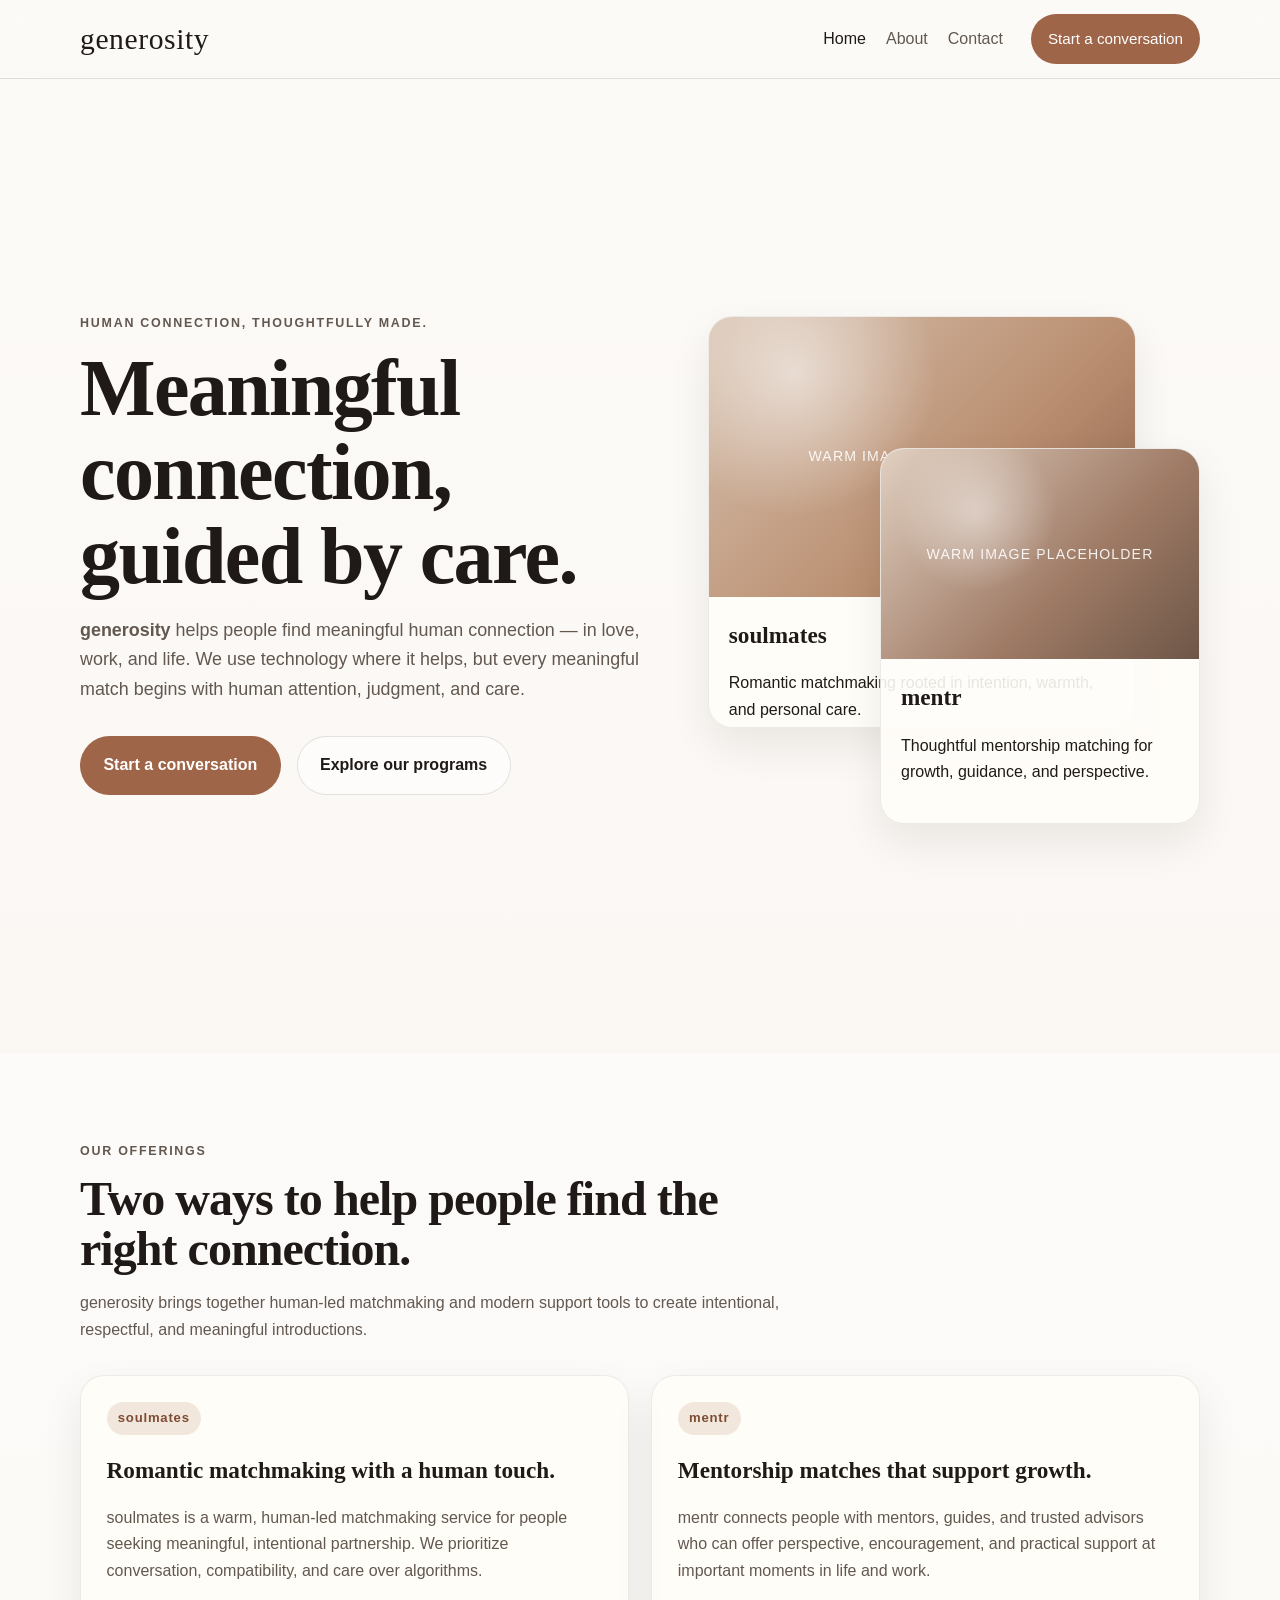
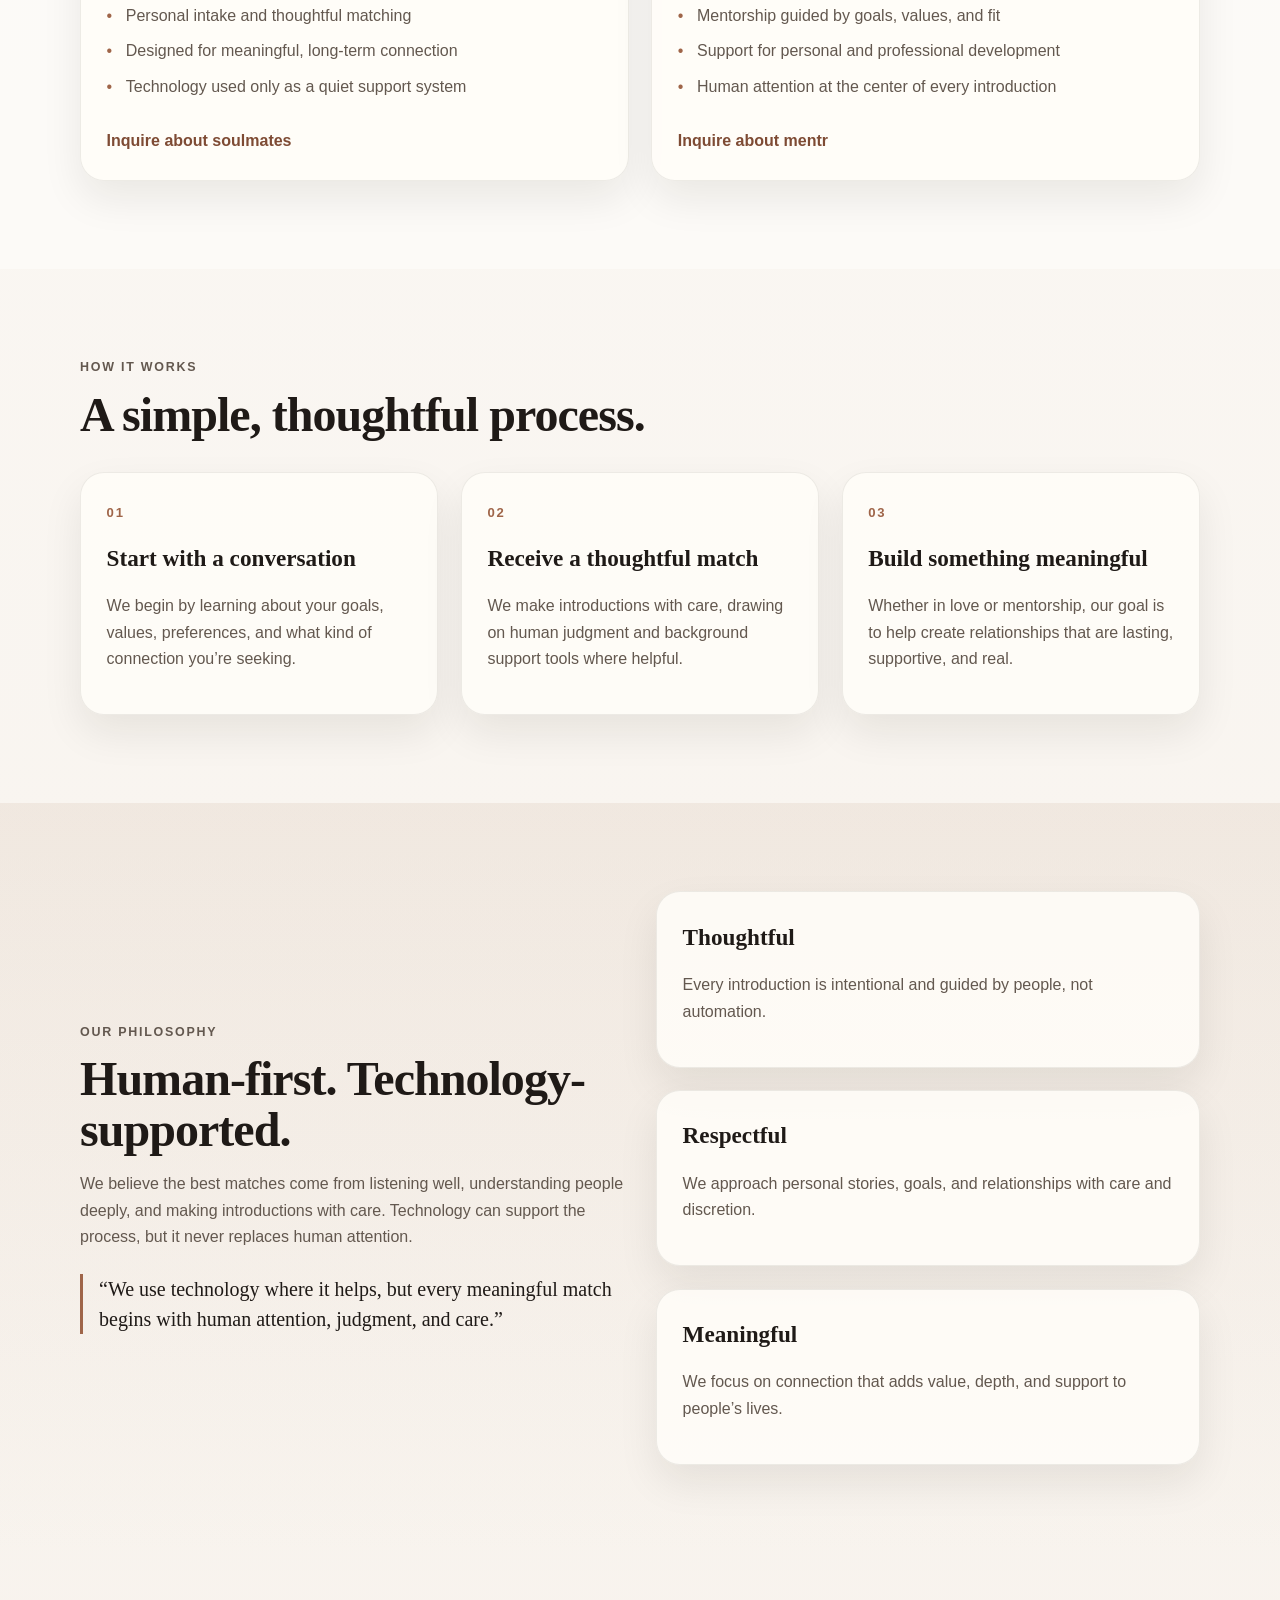
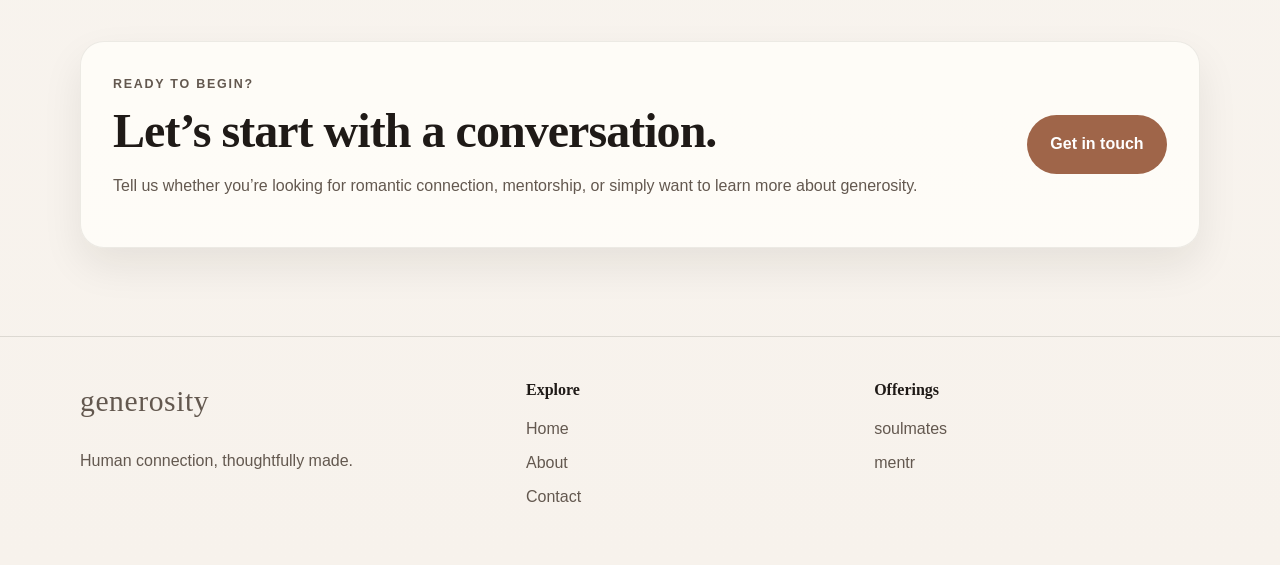
<file: index.html>
<!DOCTYPE html>
<html lang="en">
<head>
  <meta charset="UTF-8" />
  <meta name="viewport" content="width=device-width, initial-scale=1.0" />
  <meta name="description" content="generosity is a nonprofit helping people find meaningful human connection — in love, work, and life." />
  <title>generosity | Human connection, thoughtfully made.</title>
  <link rel="stylesheet" href="styles.css" />
</head>
<body data-page="home">
  <header class="site-header">
    <div class="container nav-wrap">
      <a class="brand" href="index.html">generosity</a>

      <button class="nav-toggle" aria-label="Open navigation" aria-expanded="false">
        <span></span>
        <span></span>
        <span></span>
      </button>

      <nav class="site-nav" aria-label="Primary navigation">
        <a href="index.html">Home</a>
        <a href="about.html">About</a>
        <a href="contact.html">Contact</a>
        <a href="contact.html" class="btn btn-sm btn-primary nav-cta" style="color: white;">Start a conversation</a>
      </nav>
    </div>
  </header>

  <main>
    <section class="hero section">
      <div class="container hero-grid">
        <div class="hero-copy reveal">
          <p class="eyebrow">Human connection, thoughtfully made.</p>
          <h1>Meaningful connection, guided by care.</h1>
          <p class="lead">
            <strong>generosity</strong> helps people find meaningful human connection — in love, work, and life.
            We use technology where it helps, but every meaningful match begins with human attention,
            judgment, and care.
          </p>
          <div class="button-group">
            <a class="btn btn-primary" href="contact.html">Start a conversation</a>
            <a class="btn btn-secondary" href="#offerings">Explore our programs</a>
          </div>
        </div>

        <div class="hero-visual reveal delay-1" aria-hidden="true">
          <div class="visual-card large-card soulmates-card">
            <div class="image-placeholder">
              <span>warm image placeholder</span>
            </div>
            <div class="visual-card-copy">
              <h3>soulmates</h3>
              <p>Romantic matchmaking rooted in intention, warmth, and personal care.</p>
            </div>
          </div>

          <div class="visual-card small-card mentr-card">
            <div class="image-placeholder mentor-placeholder">
              <span>warm image placeholder</span>
            </div>
            <div class="visual-card-copy">
              <h3>mentr</h3>
              <p>Thoughtful mentorship matching for growth, guidance, and perspective.</p>
            </div>
          </div>
        </div>
      </div>
    </section>

    <section id="offerings" class="section section-soft">
      <div class="container">
        <div class="section-heading reveal">
          <p class="eyebrow">Our offerings</p>
          <h2>Two ways to help people find the right connection.</h2>
          <p>
            generosity brings together human-led matchmaking and modern support tools to create
            intentional, respectful, and meaningful introductions.
          </p>
        </div>

        <div class="cards-grid two-up">
          <article class="program-card reveal delay-1">
            <div class="program-badge">soulmates</div>
            <h3>Romantic matchmaking with a human touch.</h3>
            <p>
              soulmates is a warm, human-led matchmaking service for people seeking meaningful,
              intentional partnership. We prioritize conversation, compatibility, and care over algorithms.
            </p>
            <ul class="feature-list">
              <li>Personal intake and thoughtful matching</li>
              <li>Designed for meaningful, long-term connection</li>
              <li>Technology used only as a quiet support system</li>
            </ul>
            <a href="contact.html?interest=soulmates" class="text-link">Inquire about soulmates</a>
          </article>

          <article class="program-card reveal delay-2">
            <div class="program-badge">mentr</div>
            <h3>Mentorship matches that support growth.</h3>
            <p>
              mentr connects people with mentors, guides, and trusted advisors who can offer perspective,
              encouragement, and practical support at important moments in life and work.
            </p>
            <ul class="feature-list">
              <li>Mentorship guided by goals, values, and fit</li>
              <li>Support for personal and professional development</li>
              <li>Human attention at the center of every introduction</li>
            </ul>
            <a href="contact.html?interest=mentr" class="text-link">Inquire about mentr</a>
          </article>
        </div>
      </div>
    </section>

    <section class="section">
      <div class="container">
        <div class="section-heading reveal">
          <p class="eyebrow">How it works</p>
          <h2>A simple, thoughtful process.</h2>
        </div>

        <div class="steps-grid">
          <article class="step-card reveal delay-1">
            <span class="step-number">01</span>
            <h3>Start with a conversation</h3>
            <p>
              We begin by learning about your goals, values, preferences, and what kind of connection you’re seeking.
            </p>
          </article>

          <article class="step-card reveal delay-2">
            <span class="step-number">02</span>
            <h3>Receive a thoughtful match</h3>
            <p>
              We make introductions with care, drawing on human judgment and background support tools where helpful.
            </p>
          </article>

          <article class="step-card reveal delay-3">
            <span class="step-number">03</span>
            <h3>Build something meaningful</h3>
            <p>
              Whether in love or mentorship, our goal is to help create relationships that are lasting, supportive, and real.
            </p>
          </article>
        </div>
      </div>
    </section>

    <section class="section section-accent">
      <div class="container philosophy-grid">
        <div class="reveal">
          <p class="eyebrow">Our philosophy</p>
          <h2>Human-first. Technology-supported.</h2>
          <p>
            We believe the best matches come from listening well, understanding people deeply, and making introductions with care.
            Technology can support the process, but it never replaces human attention.
          </p>
          <blockquote>
            “We use technology where it helps, but every meaningful match begins with human attention, judgment, and care.”
          </blockquote>
        </div>

        <div class="pillars reveal delay-1">
          <div class="pillar-card">
            <h3>Thoughtful</h3>
            <p>Every introduction is intentional and guided by people, not automation.</p>
          </div>
          <div class="pillar-card">
            <h3>Respectful</h3>
            <p>We approach personal stories, goals, and relationships with care and discretion.</p>
          </div>
          <div class="pillar-card">
            <h3>Meaningful</h3>
            <p>We focus on connection that adds value, depth, and support to people’s lives.</p>
          </div>
        </div>
      </div>
    </section>

    <section class="section">
      <div class="container cta-panel reveal">
        <div>
          <p class="eyebrow">Ready to begin?</p>
          <h2>Let’s start with a conversation.</h2>
          <p>
            Tell us whether you’re looking for romantic connection, mentorship, or simply want to learn more about generosity.
          </p>
        </div>
        <a class="btn btn-primary" href="contact.html">Get in touch</a>
      </div>
    </section>
  </main>

  <footer class="site-footer">
    <div class="container footer-grid">
      <div>
        <a class="brand footer-brand" href="index.html">generosity</a>
        <p>Human connection, thoughtfully made.</p>
      </div>
      <div>
        <h4>Explore</h4>
        <ul>
          <li><a href="index.html">Home</a></li>
          <li><a href="about.html">About</a></li>
          <li><a href="contact.html">Contact</a></li>
        </ul>
      </div>
      <div>
        <h4>Offerings</h4>
        <ul>
          <li><a href="contact.html?interest=soulmates">soulmates</a></li>
          <li><a href="contact.html?interest=mentr">mentr</a></li>
        </ul>
      </div>
    </div>
  </footer>

  <script src="script.js"></script>
</body>
</html>
</file>
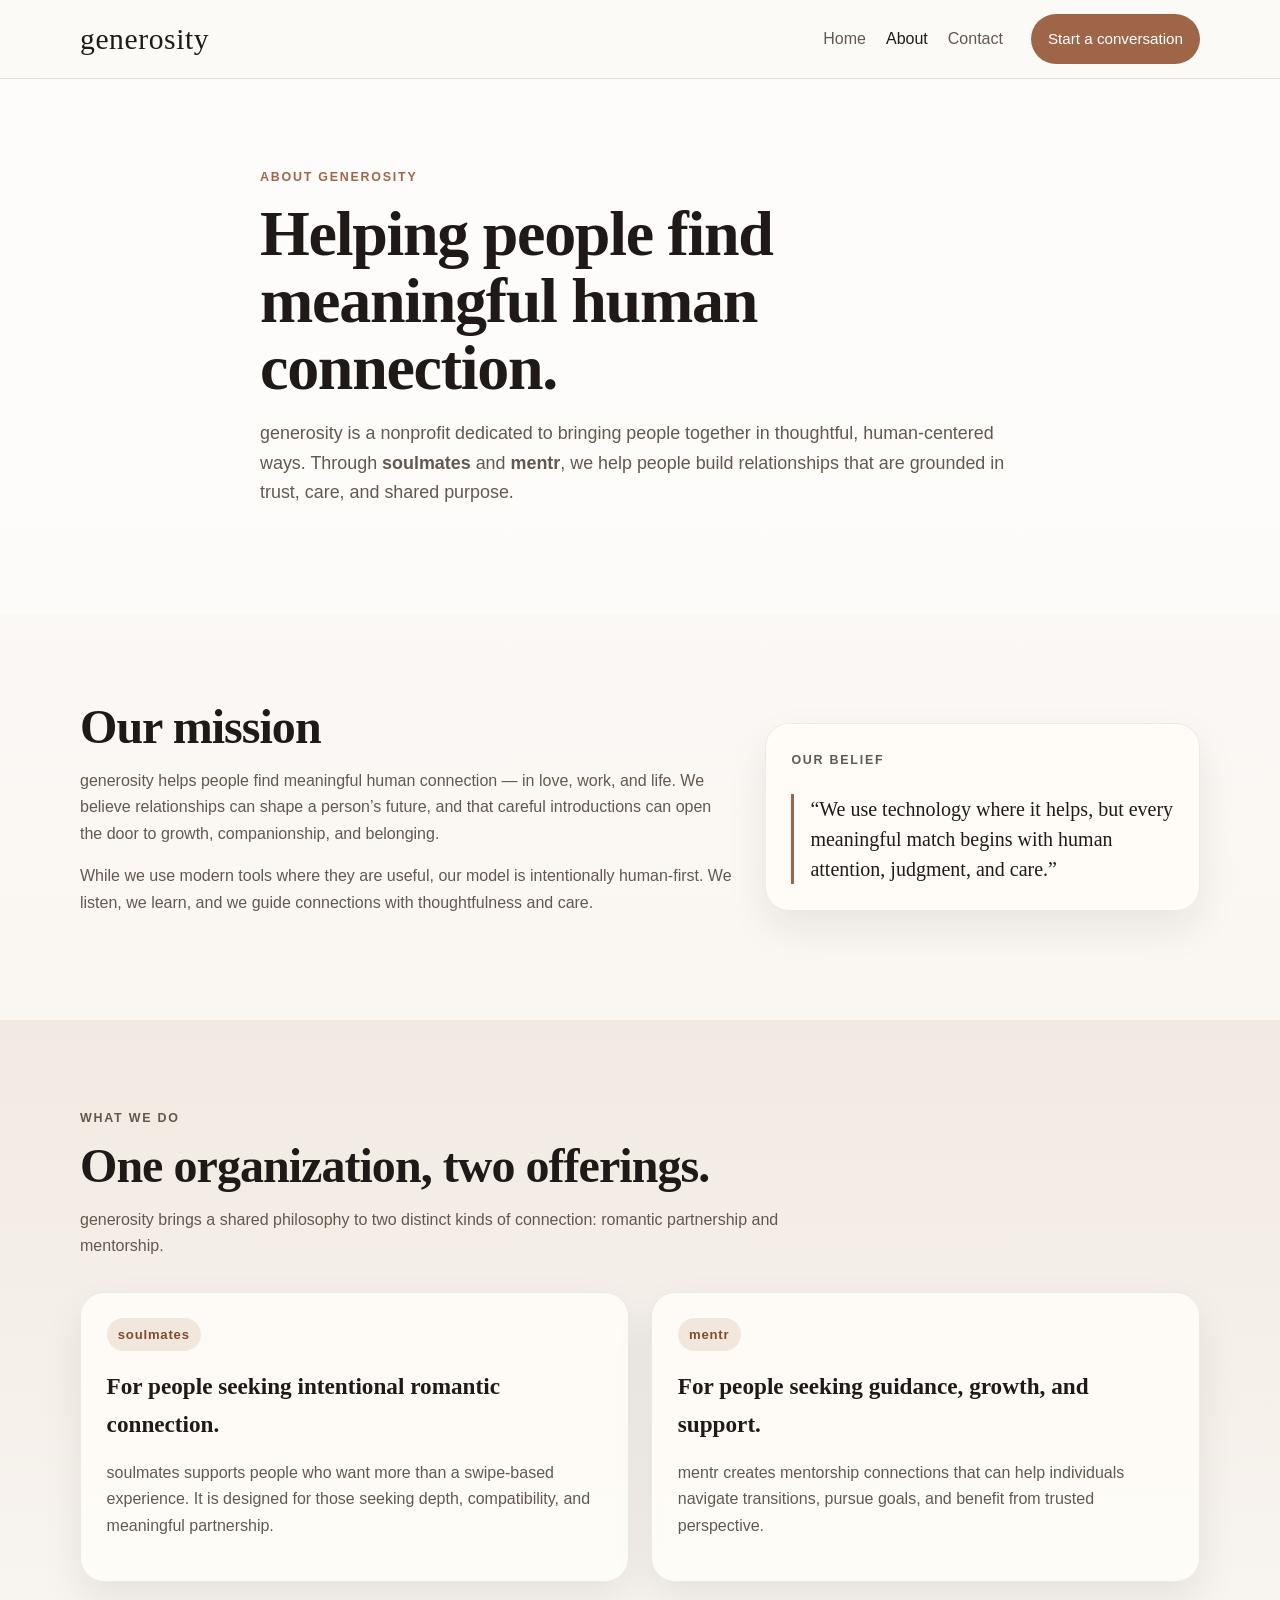
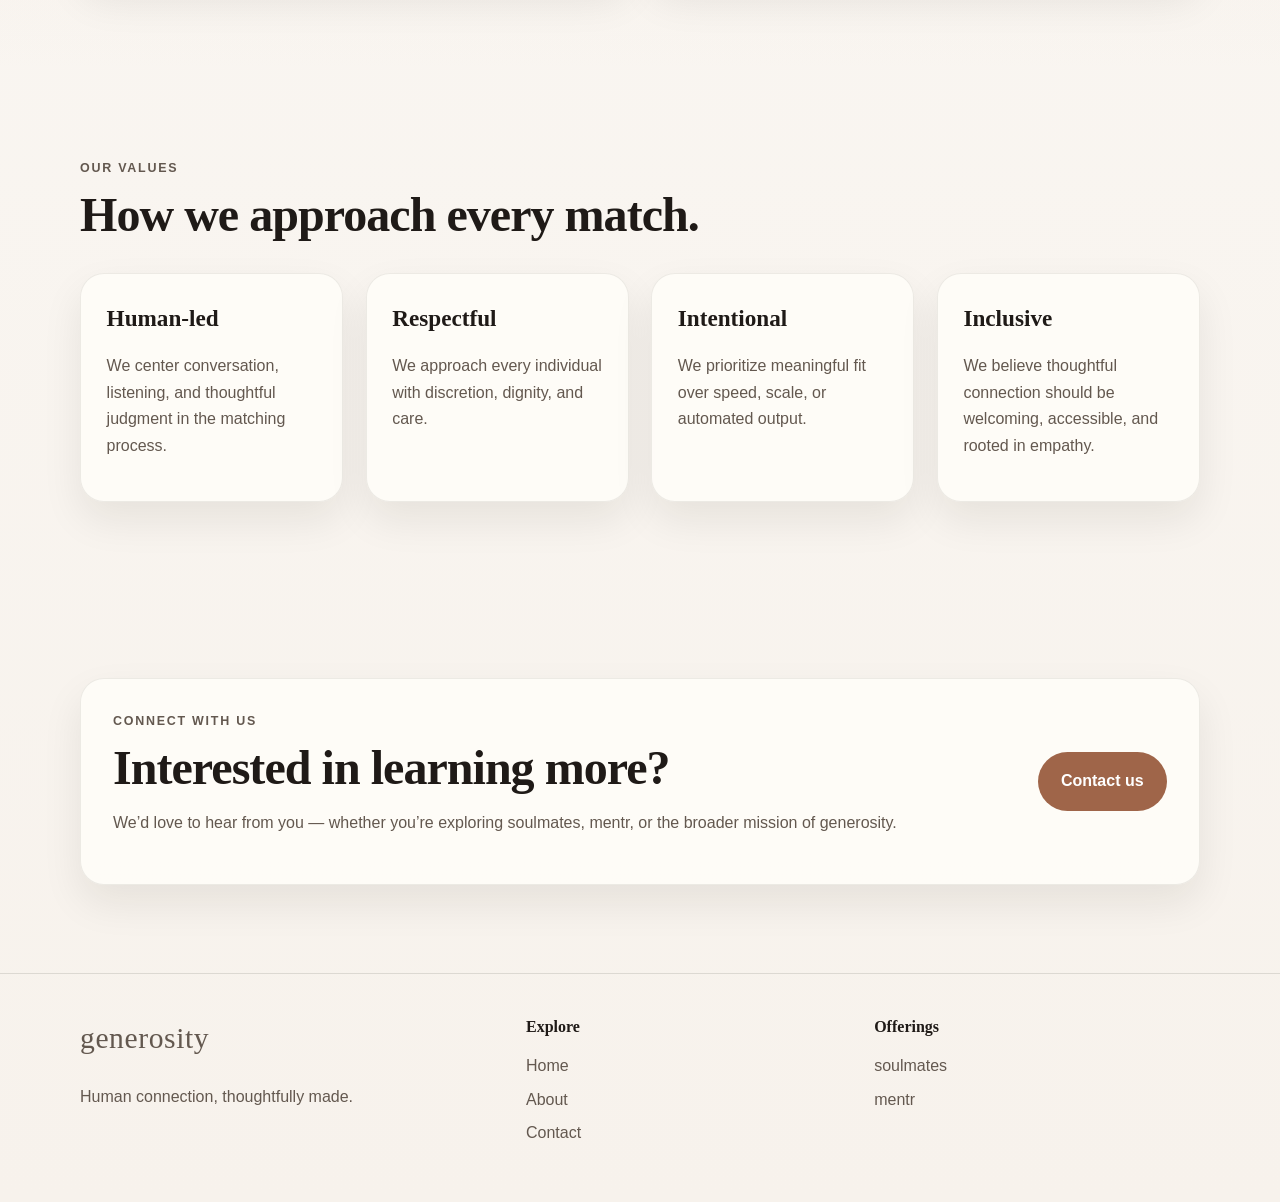
<file: about.html>
<!DOCTYPE html>
<html lang="en">
<head>
  <meta charset="UTF-8" />
  <meta name="viewport" content="width=device-width, initial-scale=1.0" />
  <meta name="description" content="Learn about generosity, a nonprofit dedicated to human connection, thoughtfully made." />
  <title>About | generosity</title>
  <link rel="stylesheet" href="styles.css" />
</head>
<body data-page="about">
  <header class="site-header">
    <div class="container nav-wrap">
      <a class="brand" href="index.html">generosity</a>

      <button class="nav-toggle" aria-label="Open navigation" aria-expanded="false">
        <span></span>
        <span></span>
        <span></span>
      </button>

      <nav class="site-nav" aria-label="Primary navigation">
        <a href="index.html">Home</a>
        <a href="about.html">About</a>
        <a href="contact.html">Contact</a>
        <a href="contact.html" class="btn btn-sm btn-primary nav-cta" style="color: white;">Start a conversation</a>
      </nav>
    </div>
  </header>

  <main>
    <section class="page-hero section section-soft">
      <div class="container narrow reveal">
        <p class="eyebrow">About generosity</p>
        <h1>Helping people find meaningful human connection.</h1>
        <p class="lead">
          generosity is a nonprofit dedicated to bringing people together in thoughtful, human-centered ways.
          Through <strong>soulmates</strong> and <strong>mentr</strong>, we help people build relationships that are grounded in trust, care, and shared purpose.
        </p>
      </div>
    </section>

    <section class="section">
      <div class="container about-grid">
        <div class="reveal">
          <h2>Our mission</h2>
          <p>
            generosity helps people find meaningful human connection — in love, work, and life.
            We believe relationships can shape a person’s future, and that careful introductions can open the door to growth, companionship, and belonging.
          </p>
          <p>
            While we use modern tools where they are useful, our model is intentionally human-first.
            We listen, we learn, and we guide connections with thoughtfulness and care.
          </p>
        </div>
        <aside class="quote-panel reveal delay-1">
          <p class="eyebrow">Our belief</p>
          <blockquote>
            “We use technology where it helps, but every meaningful match begins with human attention, judgment, and care.”
          </blockquote>
        </aside>
      </div>
    </section>

    <section class="section section-accent">
      <div class="container">
        <div class="section-heading reveal">
          <p class="eyebrow">What we do</p>
          <h2>One organization, two offerings.</h2>
          <p>
            generosity brings a shared philosophy to two distinct kinds of connection: romantic partnership and mentorship.
          </p>
        </div>

        <div class="cards-grid two-up">
          <article class="program-card reveal delay-1">
            <div class="program-badge">soulmates</div>
            <h3>For people seeking intentional romantic connection.</h3>
            <p>
              soulmates supports people who want more than a swipe-based experience. It is designed for those seeking depth, compatibility, and meaningful partnership.
            </p>
          </article>

          <article class="program-card reveal delay-2">
            <div class="program-badge">mentr</div>
            <h3>For people seeking guidance, growth, and support.</h3>
            <p>
              mentr creates mentorship connections that can help individuals navigate transitions, pursue goals, and benefit from trusted perspective.
            </p>
          </article>
        </div>
      </div>
    </section>

    <section class="section">
      <div class="container">
        <div class="section-heading reveal">
          <p class="eyebrow">Our values</p>
          <h2>How we approach every match.</h2>
        </div>

        <div class="values-grid">
          <article class="value-card reveal delay-1">
            <h3>Human-led</h3>
            <p>We center conversation, listening, and thoughtful judgment in the matching process.</p>
          </article>
          <article class="value-card reveal delay-2">
            <h3>Respectful</h3>
            <p>We approach every individual with discretion, dignity, and care.</p>
          </article>
          <article class="value-card reveal delay-3">
            <h3>Intentional</h3>
            <p>We prioritize meaningful fit over speed, scale, or automated output.</p>
          </article>
          <article class="value-card reveal delay-1">
            <h3>Inclusive</h3>
            <p>We believe thoughtful connection should be welcoming, accessible, and rooted in empathy.</p>
          </article>
        </div>
      </div>
    </section>

    <section class="section">
      <div class="container cta-panel reveal">
        <div>
          <p class="eyebrow">Connect with us</p>
          <h2>Interested in learning more?</h2>
          <p>
            We’d love to hear from you — whether you’re exploring soulmates, mentr, or the broader mission of generosity.
          </p>
        </div>
        <a class="btn btn-primary" href="contact.html">Contact us</a>
      </div>
    </section>
  </main>

  <footer class="site-footer">
    <div class="container footer-grid">
      <div>
        <a class="brand footer-brand" href="index.html">generosity</a>
        <p>Human connection, thoughtfully made.</p>
      </div>
      <div>
        <h4>Explore</h4>
        <ul>
          <li><a href="index.html">Home</a></li>
          <li><a href="about.html">About</a></li>
          <li><a href="contact.html">Contact</a></li>
        </ul>
      </div>
      <div>
        <h4>Offerings</h4>
        <ul>
          <li><a href="contact.html?interest=soulmates">soulmates</a></li>
          <li><a href="contact.html?interest=mentr">mentr</a></li>
        </ul>
      </div>
    </div>
  </footer>

  <script src="script.js"></script>
</body>
</html>
</file>
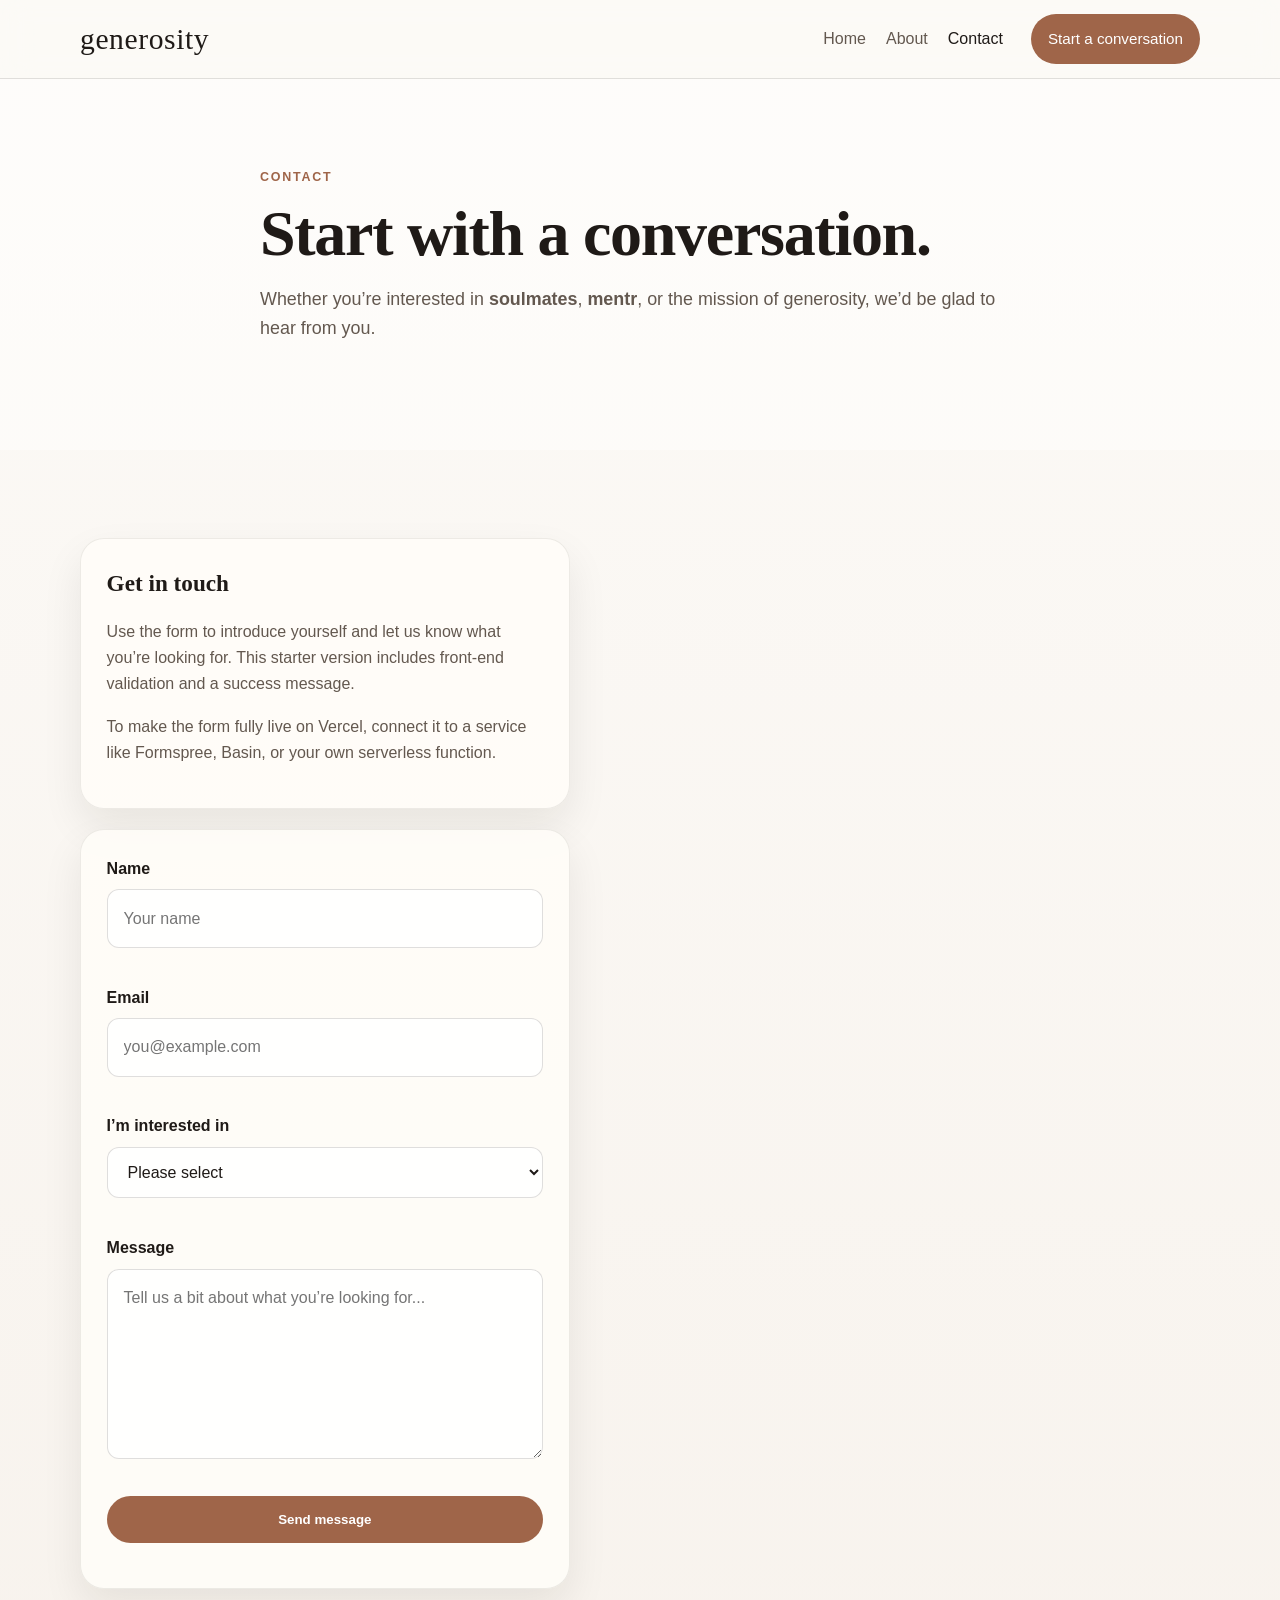
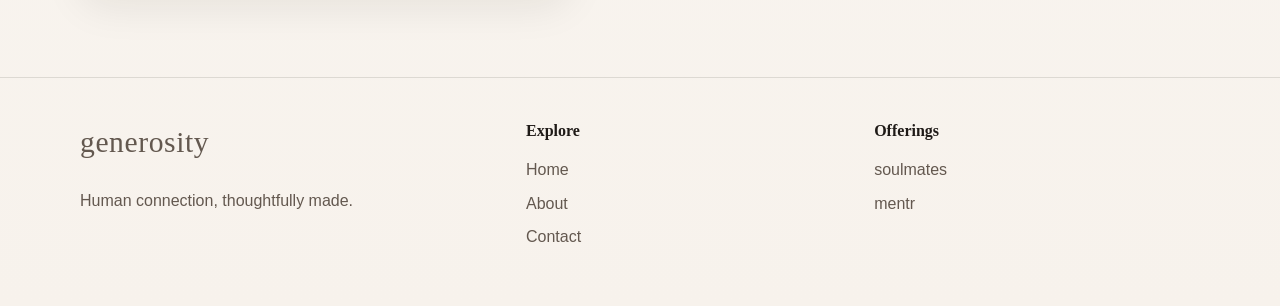
<file: contact.html>
<!DOCTYPE html>
<html lang="en">
<head>
  <meta charset="UTF-8" />
  <meta name="viewport" content="width=device-width, initial-scale=1.0" />
  <meta name="description" content="Contact generosity to learn more about soulmates, mentr, or the organization." />
  <title>Contact | generosity</title>
  <link rel="stylesheet" href="styles.css" />
</head>
<body data-page="contact">
  <header class="site-header">
    <div class="container nav-wrap">
      <a class="brand" href="index.html">generosity</a>

      <button class="nav-toggle" aria-label="Open navigation" aria-expanded="false">
        <span></span>
        <span></span>
        <span></span>
      </button>

      <nav class="site-nav" aria-label="Primary navigation">
        <a href="index.html">Home</a>
        <a href="about.html">About</a>
        <a href="contact.html">Contact</a>
        <a href="contact.html" class="btn btn-sm btn-primary nav-cta" style="color: white;">Start a conversation</a>
      </nav>
    </div>
  </header>

  <main>
    <section class="page-hero section section-soft">
      <div class="container narrow reveal">
        <p class="eyebrow">Contact</p>
        <h1>Start with a conversation.</h1>
        <p class="lead">
          Whether you’re interested in <strong>soulmates</strong>, <strong>mentr</strong>, or the mission of generosity,
          we’d be glad to hear from you.
        </p>
      </div>
    </section>

    <section class="section">
      <div class="container contact-grid">
        <div class="contact-info reveal">
          <div class="contact-card">
            <h2>Get in touch</h2>
            <p>
              Use the form to introduce yourself and let us know what you’re looking for.
              This starter version includes front-end validation and a success message.
            </p>
            <p>
              To make the form fully live on Vercel, connect it to a service like Formspree, Basin,
              or your own serverless function.
            </p>
          </div>

        <div class="form-panel reveal delay-1">
          <form id="contactForm" class="contact-form" novalidate>
            <div class="form-row">
              <label for="name">Name</label>
              <input type="text" id="name" name="name" placeholder="Your name" required />
              <small class="error-message"></small>
            </div>

            <div class="form-row">
              <label for="email">Email</label>
              <input type="email" id="email" name="email" placeholder="you@example.com" required />
              <small class="error-message"></small>
            </div>

            <div class="form-row">
              <label for="interest">I’m interested in</label>
              <select id="interest" name="interest" required>
                <option value="">Please select</option>
                <option value="soulmates">soulmates</option>
                <option value="mentr">mentr</option>
                <option value="general">General inquiry</option>
                <option value="partnership">Partnerships & support</option>
              </select>
              <small class="error-message"></small>
            </div>

            <div class="form-row">
              <label for="message">Message</label>
              <textarea id="message" name="message" rows="6" placeholder="Tell us a bit about what you’re looking for..." required></textarea>
              <small class="error-message"></small>
            </div>

            <button type="submit" class="btn btn-primary full-width">Send message</button>
            <p id="formStatus" class="form-status" aria-live="polite"></p>
          </form>
        </div>
      </div>
    </section>
  </main>

  <footer class="site-footer">
    <div class="container footer-grid">
      <div>
        <a class="brand footer-brand" href="index.html">generosity</a>
        <p>Human connection, thoughtfully made.</p>
      </div>
      <div>
        <h4>Explore</h4>
        <ul>
          <li><a href="index.html">Home</a></li>
          <li><a href="about.html">About</a></li>
          <li><a href="contact.html">Contact</a></li>
        </ul>
      </div>
      <div>
        <h4>Offerings</h4>
        <ul>
          <li><a href="contact.html?interest=soulmates">soulmates</a></li>
          <li><a href="contact.html?interest=mentr">mentr</a></li>
        </ul>
      </div>
    </div>
  </footer>

  <script src="script.js"></script>
</body>
</html>
</file>
<file: styles.css>
:root {
  --bg: #f7f2ec;
  --surface: #fffdf9;
  --surface-2: #f2e7dc;
  --surface-3: #f6efe7;
  --text: #1f1a17;
  --muted: #63584f;
  --line: rgba(31, 26, 23, 0.12);
  --primary: #9f6549;
  --primary-dark: #7e4b34;
  --accent: #d7c2b0;
  --shadow: 0 18px 40px rgba(27, 20, 15, 0.08);
  --radius-lg: 24px;
  --radius-md: 18px;
  --radius-sm: 12px;
  --container: 1120px;
  --heading: Georgia, "Times New Roman", serif;
  --body: Inter, -apple-system, BlinkMacSystemFont, "Segoe UI", sans-serif;
}

* {
  box-sizing: border-box;
}

html {
  scroll-behavior: smooth;
}

body {
  margin: 0;
  font-family: var(--body);
  color: var(--text);
  background: linear-gradient(180deg, #fcfaf7 0%, var(--bg) 100%);
  line-height: 1.65;
}

a {
  color: inherit;
  text-decoration: none;
}

img {
  max-width: 100%;
  display: block;
}

.container {
  width: min(100% - 2rem, var(--container));
  margin-inline: auto;
}

.narrow {
  max-width: 760px;
}

.section {
  padding: 5.5rem 0;
}

.section-soft {
  background: rgba(255, 255, 255, 0.38);
}

.section-accent {
  background: linear-gradient(180deg, rgba(215, 194, 176, 0.25), rgba(255, 255, 255, 0));
}

.site-header {
  position: sticky;
  top: 0;
  z-index: 20;
  backdrop-filter: blur(14px);
  background: rgba(252, 250, 247, 0.78);
  border-bottom: 1px solid var(--line);
}

.nav-wrap {
  display: flex;
  align-items: center;
  justify-content: space-between;
  min-height: 78px;
  gap: 1rem;
}

.brand {
  font-family: var(--heading);
  font-size: 1.85rem;
  letter-spacing: 0.02em;
}

.site-nav {
  display: flex;
  align-items: center;
  gap: 1.25rem;
}

.site-nav > a {
  color: var(--muted);
  font-weight: 500;
}

.site-nav > a.active {
  color: var(--text);
}

.nav-cta {
  margin-left: 0.5rem;
}

.nav-toggle {
  display: none;
  background: transparent;
  border: 0;
  padding: 0.35rem;
  cursor: pointer;
}

.nav-toggle span {
  display: block;
  width: 26px;
  height: 2px;
  background: var(--text);
  margin: 5px 0;
  border-radius: 999px;
}

.hero {
  padding-top: 4rem;
}

.hero-grid,
.about-grid,
.philosophy-grid,
.contact-grid {
  display: grid;
  gap: 2rem;
  align-items: center;
}

.hero-grid {
  grid-template-columns: 1.15fr 0.95fr;
  min-height: calc(100vh - 78px);
}

.hero-copy h1,
.page-hero h1,
.section-heading h2,
.cta-panel h2,
.about-grid h2,
.philosophy-grid h2 {
  font-family: var(--heading);
  font-weight: 600;
  letter-spacing: -0.02em;
  line-height: 1.05;
  margin: 0 0 1rem;
}

.hero-copy h1 {
  font-size: clamp(2.7rem, 7vw, 5rem);
}

.page-hero h1 {
  font-size: clamp(2.4rem, 6vw, 4rem);
}

.section-heading h2,
.about-grid h2,
.philosophy-grid h2,
.cta-panel h2 {
  font-size: clamp(2rem, 4vw, 3rem);
}

.eyebrow {
  margin: 0 0 0.75rem;
  color: var(--primary);
  text-transform: uppercase;
  letter-spacing: 0.14em;
  font-size: 0.78rem;
  font-weight: 700;
}

.lead {
  font-size: 1.12rem;
  color: var(--muted);
}

.hero-copy p,
.section-heading p,
.about-grid p,
.philosophy-grid p,
.cta-panel p,
.contact-card p,
.value-card p,
.step-card p,
.program-card p,
.quote-panel p {
  color: var(--muted);
}

.button-group {
  display: flex;
  gap: 1rem;
  flex-wrap: wrap;
  margin-top: 2rem;
}

.btn {
  display: inline-flex;
  align-items: center;
  justify-content: center;
  gap: 0.5rem;
  border-radius: 999px;
  border: 1px solid transparent;
  padding: 0.95rem 1.4rem;
  font-weight: 600;
  transition: transform 0.2s ease, background 0.2s ease, border-color 0.2s ease;
}

.btn:hover {
  transform: translateY(-1px);
}

.btn-sm {
  padding: 0.7rem 1rem;
  font-size: 0.95rem;
}

.btn-primary {
  background: var(--primary);
  color: white;
}

.btn-primary:hover {
  background: var(--primary-dark);
}

.btn-secondary {
  border-color: var(--line);
  background: rgba(255,255,255,0.6);
}

.full-width {
  width: 100%;
}

.hero-visual {
  position: relative;
  min-height: 540px;
}

.visual-card {
  position: absolute;
  background: rgba(255, 253, 249, 0.9);
  border: 1px solid rgba(31, 26, 23, 0.08);
  border-radius: var(--radius-lg);
  box-shadow: var(--shadow);
  overflow: hidden;
}

.large-card {
  inset: 2rem 4rem 6rem 0;
}

.small-card {
  width: min(320px, 72%);
  right: 0;
  bottom: 0;
}

.image-placeholder {
  min-height: 280px;
  background:
    radial-gradient(circle at 20% 20%, rgba(255,255,255,0.55), transparent 35%),
    linear-gradient(135deg, #d7c2b0, #ba8f71 60%, #8a5f47);
  display: grid;
  place-items: center;
  color: rgba(255,255,255,0.9);
  font-size: 0.88rem;
  letter-spacing: 0.08em;
  text-transform: uppercase;
}

.mentor-placeholder {
  min-height: 210px;
  background:
    radial-gradient(circle at 30% 30%, rgba(255,255,255,0.45), transparent 30%),
    linear-gradient(135deg, #e1d0c1, #9f7b66 60%, #6e5647);
}

.visual-card-copy {
  padding: 1.2rem 1.25rem 1.35rem;
}

.visual-card-copy h3,
.program-card h3,
.step-card h3,
.pillar-card h3,
.value-card h3,
.contact-card h2,
.contact-card h3 {
  margin-top: 0;
  margin-bottom: 0.5rem;
  font-family: var(--heading);
  font-size: 1.45rem;
}

.section-heading {
  max-width: 720px;
  margin-bottom: 2rem;
}

.cards-grid,
.steps-grid,
.values-grid,
.pillars,
.footer-grid {
  display: grid;
  gap: 1.4rem;
}

.two-up {
  grid-template-columns: repeat(2, minmax(0, 1fr));
}

.program-card,
.step-card,
.value-card,
.pillar-card,
.contact-card,
.form-panel,
.quote-panel,
.cta-panel {
  background: rgba(255, 253, 249, 0.86);
  border: 1px solid rgba(31, 26, 23, 0.08);
  border-radius: var(--radius-lg);
  box-shadow: var(--shadow);
}

.program-card,
.step-card,
.value-card,
.pillar-card,
.contact-card,
.form-panel,
.quote-panel {
  padding: 1.6rem;
}

.program-badge {
  display: inline-flex;
  padding: 0.35rem 0.7rem;
  border-radius: 999px;
  background: var(--surface-2);
  color: var(--primary-dark);
  font-size: 0.82rem;
  font-weight: 700;
  letter-spacing: 0.06em;
  text-transform: lowercase;
  margin-bottom: 1rem;
}

.feature-list {
  list-style: none;
  margin: 1.2rem 0 0;
  padding: 0;
}

.feature-list li {
  position: relative;
  padding-left: 1.2rem;
  margin: 0.55rem 0;
  color: var(--muted);
}

.feature-list li::before {
  content: "•";
  position: absolute;
  left: 0;
  color: var(--primary);
}

.feature-list.compact li {
  margin: 0.35rem 0;
}

.text-link {
  display: inline-block;
  margin-top: 1.2rem;
  color: var(--primary-dark);
  font-weight: 700;
}

.steps-grid {
  grid-template-columns: repeat(3, minmax(0, 1fr));
}

.step-number {
  display: inline-flex;
  margin-bottom: 1rem;
  font-size: 0.82rem;
  font-weight: 700;
  letter-spacing: 0.14em;
  color: var(--primary);
}

.philosophy-grid {
  grid-template-columns: 1fr 1fr;
}

.pillars {
  grid-template-columns: 1fr;
}

blockquote {
  margin: 1.5rem 0 0;
  padding-left: 1rem;
  border-left: 3px solid var(--primary);
  font-family: var(--heading);
  font-size: 1.25rem;
  line-height: 1.5;
}

.about-grid {
  grid-template-columns: 1.2fr 0.8fr;
}

.values-grid {
  grid-template-columns: repeat(4, minmax(0, 1fr));
}

.cta-panel {
  padding: 2rem;
  display: flex;
  align-items: center;
  justify-content: space-between;
  gap: 1.5rem;
}

.contact-grid {
  grid-template-columns: 0.9fr 1.1fr;
  align-items: start;
}

.contact-info {
  display: grid;
  gap: 1.25rem;
}

.contact-form {
  display: grid;
  gap: 1rem;
}

.form-row {
  display: grid;
  gap: 0.45rem;
}

label {
  font-weight: 600;
}

input,
textarea,
select {
  width: 100%;
  border: 1px solid rgba(31, 26, 23, 0.14);
  border-radius: var(--radius-sm);
  padding: 0.95rem 1rem;
  font: inherit;
  background: rgba(255,255,255,0.8);
  color: var(--text);
}

input:focus,
textarea:focus,
select:focus {
  outline: 2px solid rgba(159, 101, 73, 0.18);
  border-color: var(--primary);
}

.error-message {
  min-height: 1em;
  color: #9b3b33;
}

.input-error {
  border-color: #9b3b33;
}

.form-status {
  margin: 0.2rem 0 0;
  font-weight: 600;
  color: var(--primary-dark);
}

.site-footer {
  border-top: 1px solid var(--line);
  padding: 2.5rem 0 3rem;
}

.footer-grid {
  grid-template-columns: 1.3fr 1fr 1fr;
}

.footer-brand {
  display: inline-block;
  margin-bottom: 0.35rem;
}

.site-footer h4 {
  margin-top: 0;
  margin-bottom: 0.8rem;
  font-family: var(--heading);
}

.site-footer ul {
  list-style: none;
  padding: 0;
  margin: 0;
}

.site-footer li {
  margin: 0.45rem 0;
}

.site-footer p,
.site-footer a,
.site-footer li {
  color: var(--muted);
}

.reveal {
  opacity: 0;
  transform: translateY(26px);
  transition: opacity 0.7s ease, transform 0.7s ease;
}

.reveal.visible {
  opacity: 1;
  transform: translateY(0);
}

.delay-1 { transition-delay: 0.08s; }
.delay-2 { transition-delay: 0.16s; }
.delay-3 { transition-delay: 0.24s; }

@media (max-width: 980px) {
  .hero-grid,
  .about-grid,
  .philosophy-grid,
  .contact-grid,
  .two-up,
  .steps-grid,
  .values-grid,
  .footer-grid {
    grid-template-columns: 1fr;
  }

  .hero-grid {
    min-height: auto;
  }

  .hero-visual {
    min-height: 500px;
  }

  .large-card {
    inset: 0 2.5rem 5rem 0;
  }

  .cta-panel {
    flex-direction: column;
    align-items: flex-start;
  }
}

@media (max-width: 760px) {
  .section {
    padding: 4rem 0;
  }

  .nav-toggle {
    display: block;
  }

  .site-nav {
    position: absolute;
    top: calc(100% + 1px);
    left: 0;
    right: 0;
    padding: 1rem;
    background: rgba(252, 250, 247, 0.98);
    border-bottom: 1px solid var(--line);
    display: grid;
    gap: 0.8rem;
    transform-origin: top;
    transform: scaleY(0);
    opacity: 0;
    pointer-events: none;
    transition: transform 0.2s ease, opacity 0.2s ease;
  }

  .site-nav.open {
    transform: scaleY(1);
    opacity: 1;
    pointer-events: auto;
  }

  .nav-cta {
    margin-left: 0;
    justify-self: start;
  }

  .hero-copy h1 {
    font-size: clamp(2.4rem, 12vw, 3.5rem);
  }

  .hero-visual {
    min-height: 440px;
  }

  .large-card {
    inset: 0 1rem 4.4rem 0;
  }

  .small-card {
    width: min(290px, 76%);
  }

  .image-placeholder {
    min-height: 220px;
  }

  .mentor-placeholder {
    min-height: 180px;
  }
}
</file>
